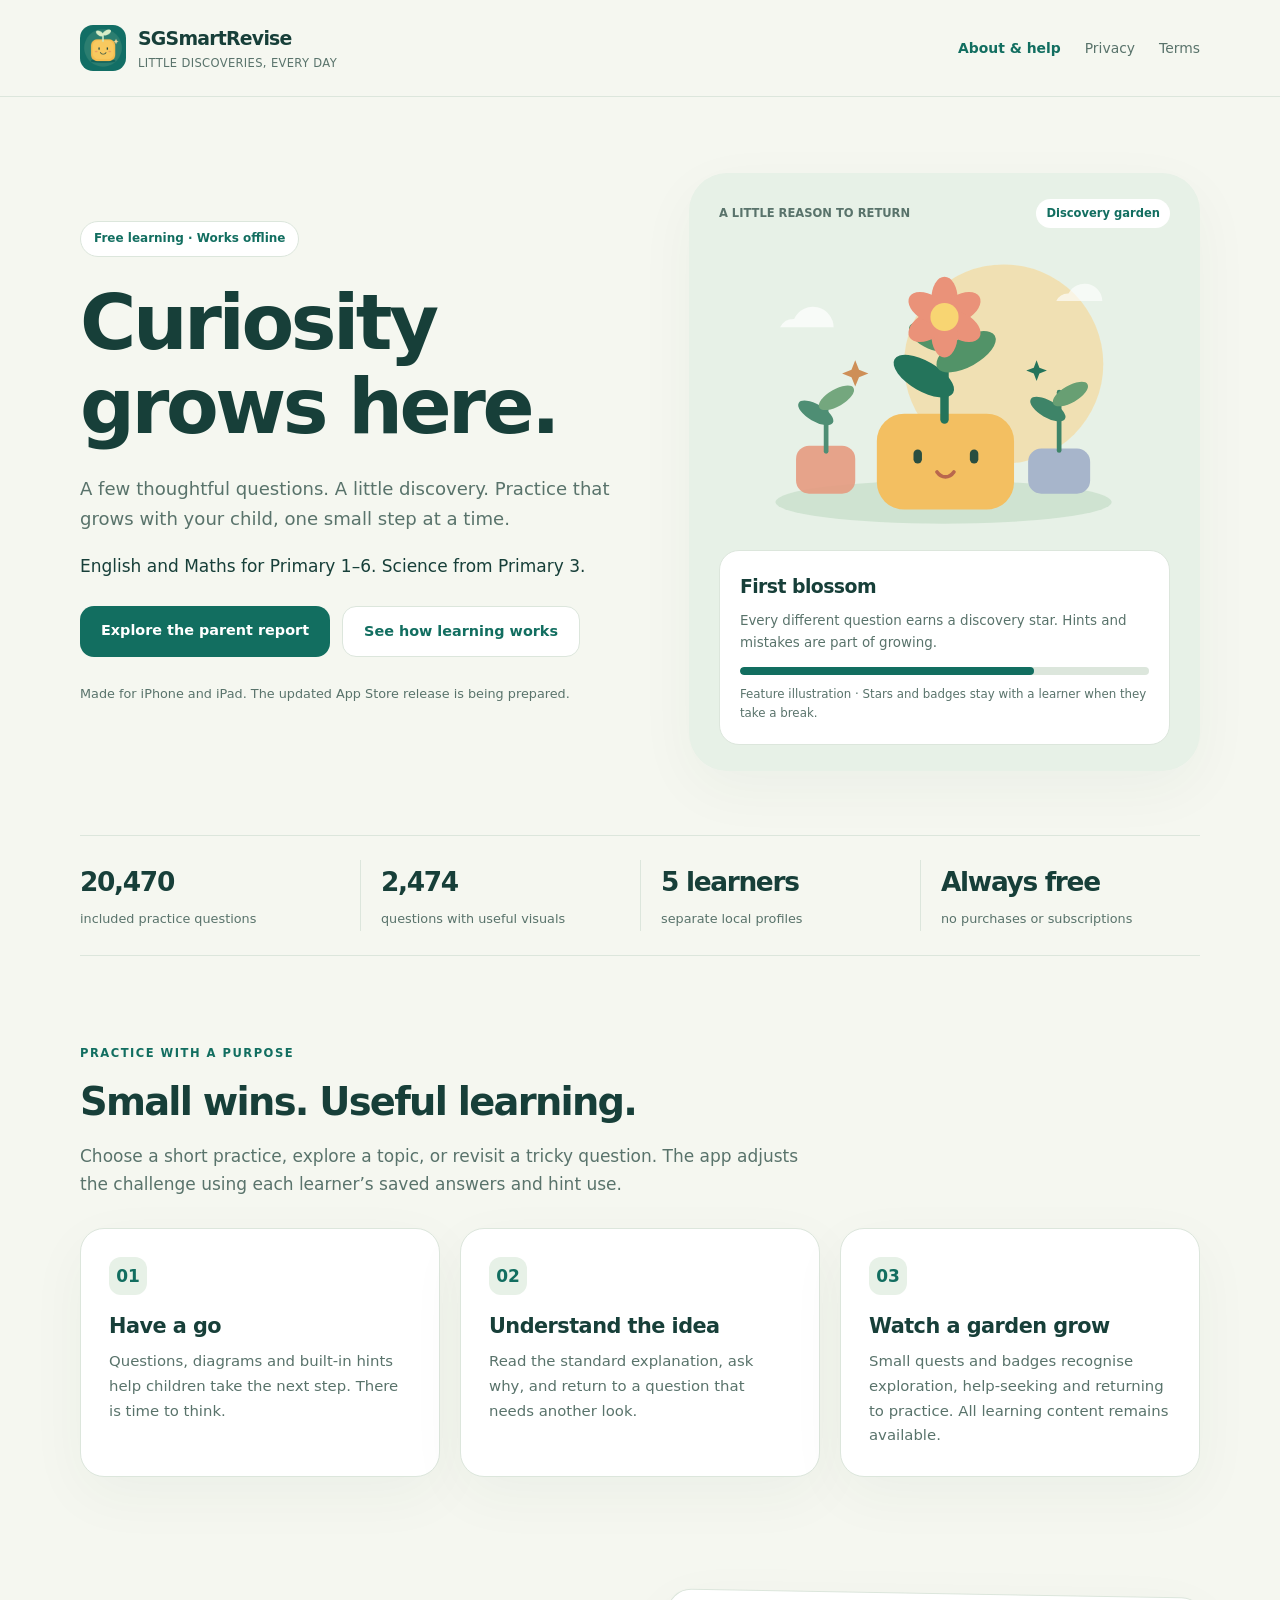
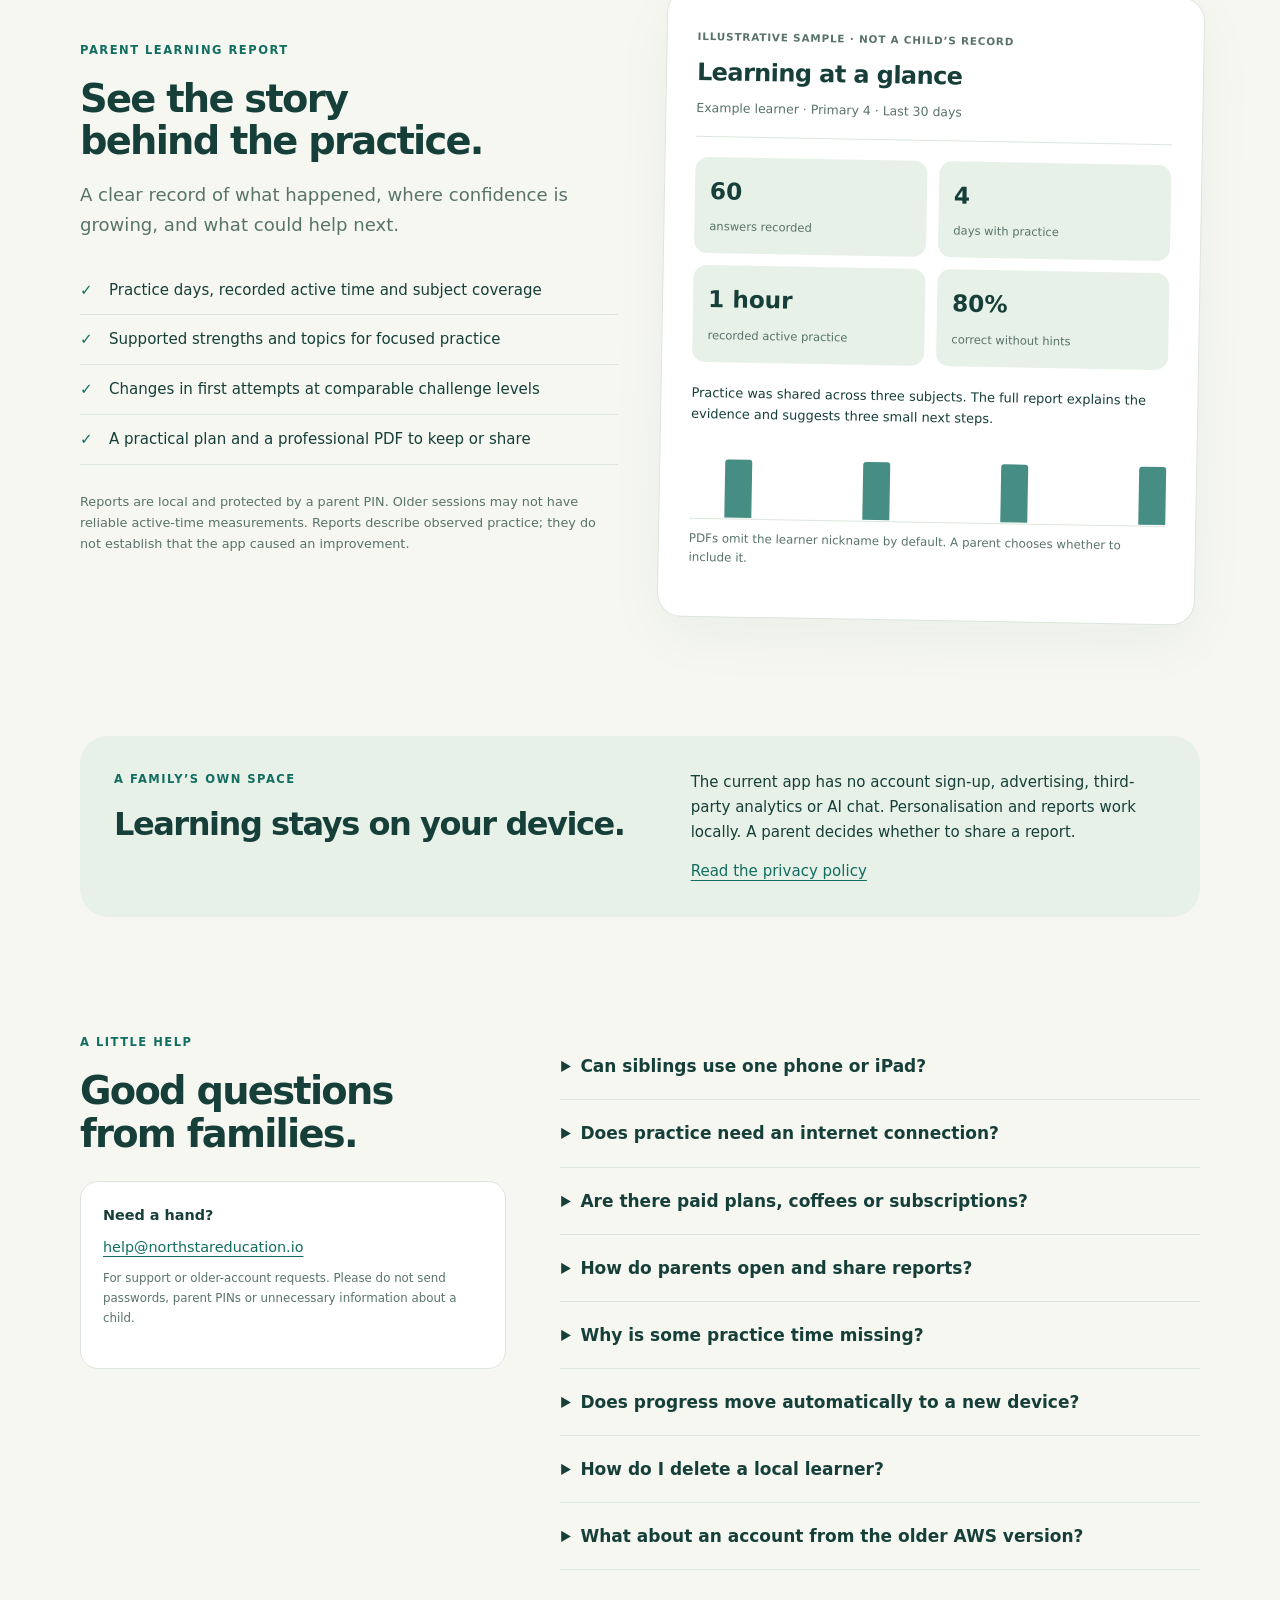
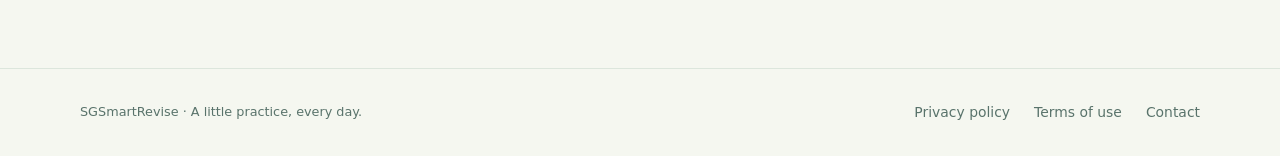
<file: index.html>
<!doctype html>
<html lang="en"><head><meta charset="utf-8"><meta name="viewport" content="width=device-width,initial-scale=1"><title>Curiosity grows here · SGSmartRevise</title><meta name="description" content="Free offline primary practice, discovery gardens and clear Parent Learning Reports for families."><link rel="stylesheet" href="styles.css"></head>
<body><a class="skip" href="#main">Skip to content</a><header class="site-header"><div class="wrap header-inner"><a class="brand" href="index.html"><img src="assets/app-icon.png" alt="" width="46" height="46"><span>SGSmartRevise<small>LITTLE DISCOVERIES, EVERY DAY</small></span></a><nav aria-label="Main"><a href="index.html" aria-current="page">About & help</a><a href="privacy.html">Privacy</a><a href="terms.html">Terms</a></nav></div></header>
<main id="main" class="wrap">
<section class="hero"><div><div class="pill">Free learning · Works offline</div><h1>Curiosity<br>grows here.</h1><p class="intro">A few thoughtful questions. A little discovery. Practice that grows with your child, one small step at a time.</p><p>English and Maths for Primary 1–6. Science from Primary 3.</p><div class="actions"><a class="button" href="#parents">Explore the parent report</a><a class="button secondary" href="#learning">See how learning works</a></div><p class="caption">Made for iPhone and iPad. The updated App Store release is being prepared.</p></div>
<div class="hero-art"><div class="art-tag"><span>A LITTLE REASON TO RETURN</span><span>Discovery garden</span></div><img src="assets/garden.svg" alt="A smiling golden pot surrounded by growing flowers" width="480" height="330"><div class="garden-card"><strong>First blossom</strong><p>Every different question earns a discovery star. Hints and mistakes are part of growing.</p><div class="meter" aria-hidden="true"><span style="width:72%"></span></div><div class="fine">Feature illustration · Stars and badges stay with a learner when they take a break.</div></div></div></section>
<div class="facts" aria-label="App features"><div class="fact"><strong>20,470</strong><span>included practice questions</span></div><div class="fact"><strong>2,474</strong><span>questions with useful visuals</span></div><div class="fact"><strong>5 learners</strong><span>separate local profiles</span></div><div class="fact"><strong>Always free</strong><span>no purchases or subscriptions</span></div></div>
<section class="section" id="learning"><div class="section-head"><div class="eyebrow">PRACTICE WITH A PURPOSE</div><h2>Small wins. Useful learning.</h2><p>Choose a short practice, explore a topic, or revisit a tricky question. The app adjusts the challenge using each learner’s saved answers and hint use.</p></div><div class="cards"><article class="card"><span class="number">01</span><h3>Have a go</h3><p>Questions, diagrams and built-in hints help children take the next step. There is time to think.</p></article><article class="card"><span class="number">02</span><h3>Understand the idea</h3><p>Read the standard explanation, ask why, and return to a question that needs another look.</p></article><article class="card"><span class="number">03</span><h3>Watch a garden grow</h3><p>Small quests and badges recognise exploration, help-seeking and returning to practice. All learning content remains available.</p></article></div></section>
<section class="section parent-grid" id="parents"><div><div class="eyebrow">PARENT LEARNING REPORT</div><h2>See the story<br>behind the practice.</h2><p class="intro">A clear record of what happened, where confidence is growing, and what could help next.</p><ul class="ticks"><li>Practice days, recorded active time and subject coverage</li><li>Supported strengths and topics for focused practice</li><li>Changes in first attempts at comparable challenge levels</li><li>A practical plan and a professional PDF to keep or share</li></ul><p class="caption">Reports are local and protected by a parent PIN. Older sessions may not have reliable active-time measurements. Reports describe observed practice; they do not establish that the app caused an improvement.</p></div>
<aside class="report-paper" aria-label="Illustrative parent report"><span class="sample">ILLUSTRATIVE SAMPLE · NOT A CHILD’S RECORD</span><div class="report-top"><h3>Learning at a glance</h3><p>Example learner · Primary 4 · Last 30 days</p></div><div class="report-metrics"><div><strong>60</strong><span>answers recorded</span></div><div><strong>4</strong><span>days with practice</span></div><div><strong>1 hour</strong><span>recorded active practice</span></div><div><strong>80%</strong><span>correct without hints</span></div></div><p class="report-note">Practice was shared across three subjects. The full report explains the evidence and suggests three small next steps.</p><div class="mini-bars" aria-hidden="true"><i style="height:0"></i><i style="height:80%"></i><i style="height:0"></i><i style="height:0"></i><i style="height:0"></i><i style="height:80%"></i><i style="height:0"></i><i style="height:0"></i><i style="height:0"></i><i style="height:80%"></i><i style="height:0"></i><i style="height:0"></i><i style="height:0"></i><i style="height:80%"></i></div><p class="fine">PDFs omit the learner nickname by default. A parent chooses whether to include it.</p></aside></section>
<section class="section"><div class="privacy-strip"><div><div class="eyebrow">A FAMILY’S OWN SPACE</div><h2>Learning stays on your device.</h2></div><div><p>The current app has no account sign-up, advertising, third-party analytics or AI chat. Personalisation and reports work locally. A parent decides whether to share a report.</p><p style="margin-top:14px"><a href="privacy.html">Read the privacy policy</a></p></div></div></section>
<section class="section help-grid" id="help"><div><div class="eyebrow">A LITTLE HELP</div><h2>Good questions<br>from families.</h2><div class="contact"><strong>Need a hand?</strong><a href="mailto:help@northstareducation.io">help@northstareducation.io</a><p class="fine">For support or older-account requests. Please do not send passwords, parent PINs or unnecessary information about a child.</p></div></div><div>
<details><summary>Can siblings use one phone or iPad?</summary><p>Yes. Create up to five local learner profiles. Each profile has its own answers, practice history, garden and recommendations. Parents can select the learner when viewing a report.</p></details>
<details><summary>Does practice need an internet connection?</summary><p>No. The questions, diagrams, hints, explanations, learning recommendations and report calculations are included in the app. The current release does not make AI requests.</p></details>
<details><summary>Are there paid plans, coffees or subscriptions?</summary><p>No. The current app contains no purchases, donations, paid plans or subscriptions. Learning features are free.</p></details>
<details><summary>How do parents open and share reports?</summary><p>Open Progress → Parent Learning Report near the top, or You → For parents → Parent Learning Report. A grown-up verifies the device using Face ID, Touch ID or its passcode, then chooses a six-digit parent PIN. A device passcode is needed for setup and recovery. PDF sharing is optional.</p></details>
<details><summary>Why is some practice time missing?</summary><p>Older versions did not reliably separate time in practice from time away from the app. New reports use recorded intervals when the practice screen is visible and the app is active. They can include idle moments on that screen.</p></details>
<details><summary>Does progress move automatically to a new device?</summary><p>There is no app-managed cloud sync. Data stays on the device and may be included in its backups, depending on device settings. A PDF is a readable report; it cannot restore learning records into the app.</p></details>
<details><summary>How do I delete a local learner?</summary><p>Select the learner in You, choose Edit learner, and confirm “Delete this learner and their progress.” Other learner profiles remain. Earlier device backups are managed through device settings.</p></details>
<details><summary>What about an account from the older AWS version?</summary><p>Earlier account-based test versions used AWS, including Cognito. Deleting a current local learner does not delete those older accounts or online records. Email <a href="mailto:help@northstareducation.io">help@northstareducation.io</a> for an access or deletion request. See the legacy-account section of the privacy policy.</p></details>
</div></section></main>
<footer class="site-footer"><div class="wrap footer-inner"><p>SGSmartRevise · A little practice, every day.</p><nav aria-label="Footer"><a href="privacy.html">Privacy policy</a><a href="terms.html">Terms of use</a><a href="mailto:help@northstareducation.io">Contact</a></nav></div></footer></body></html>
</file>
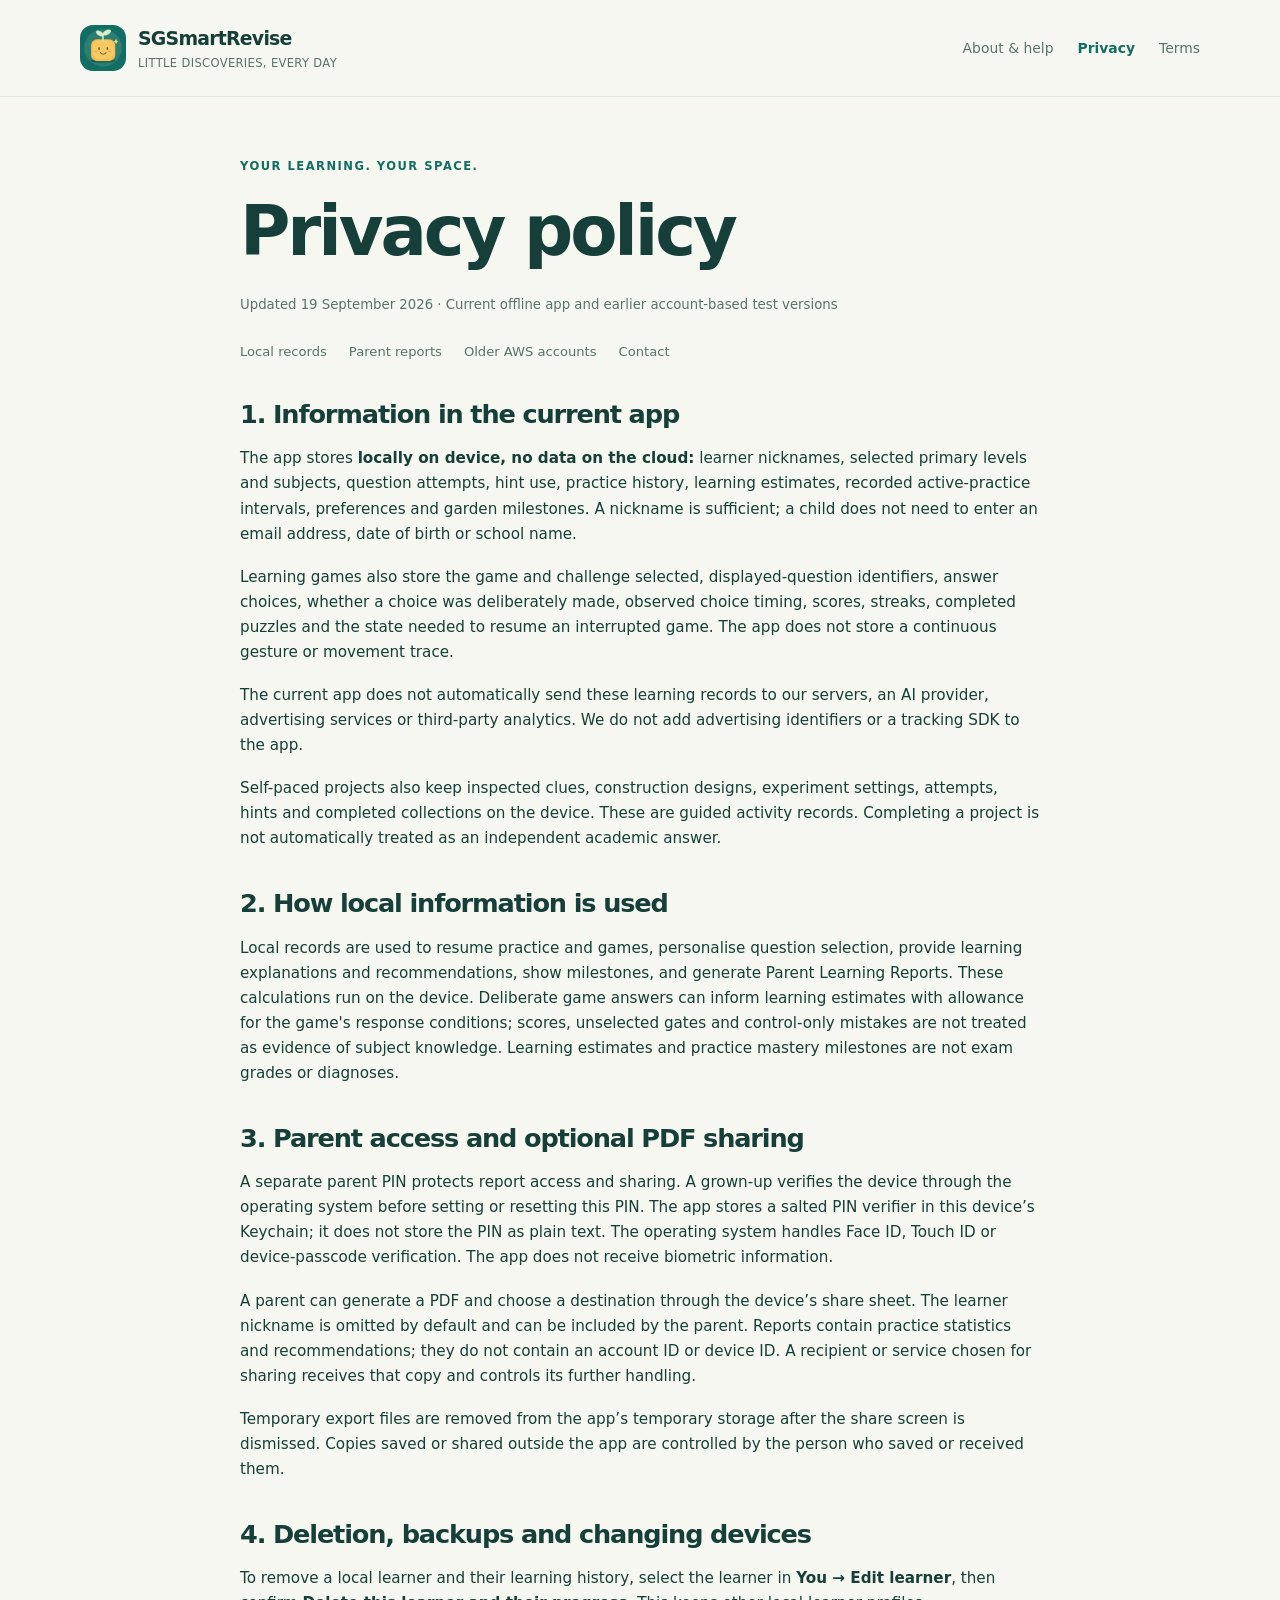
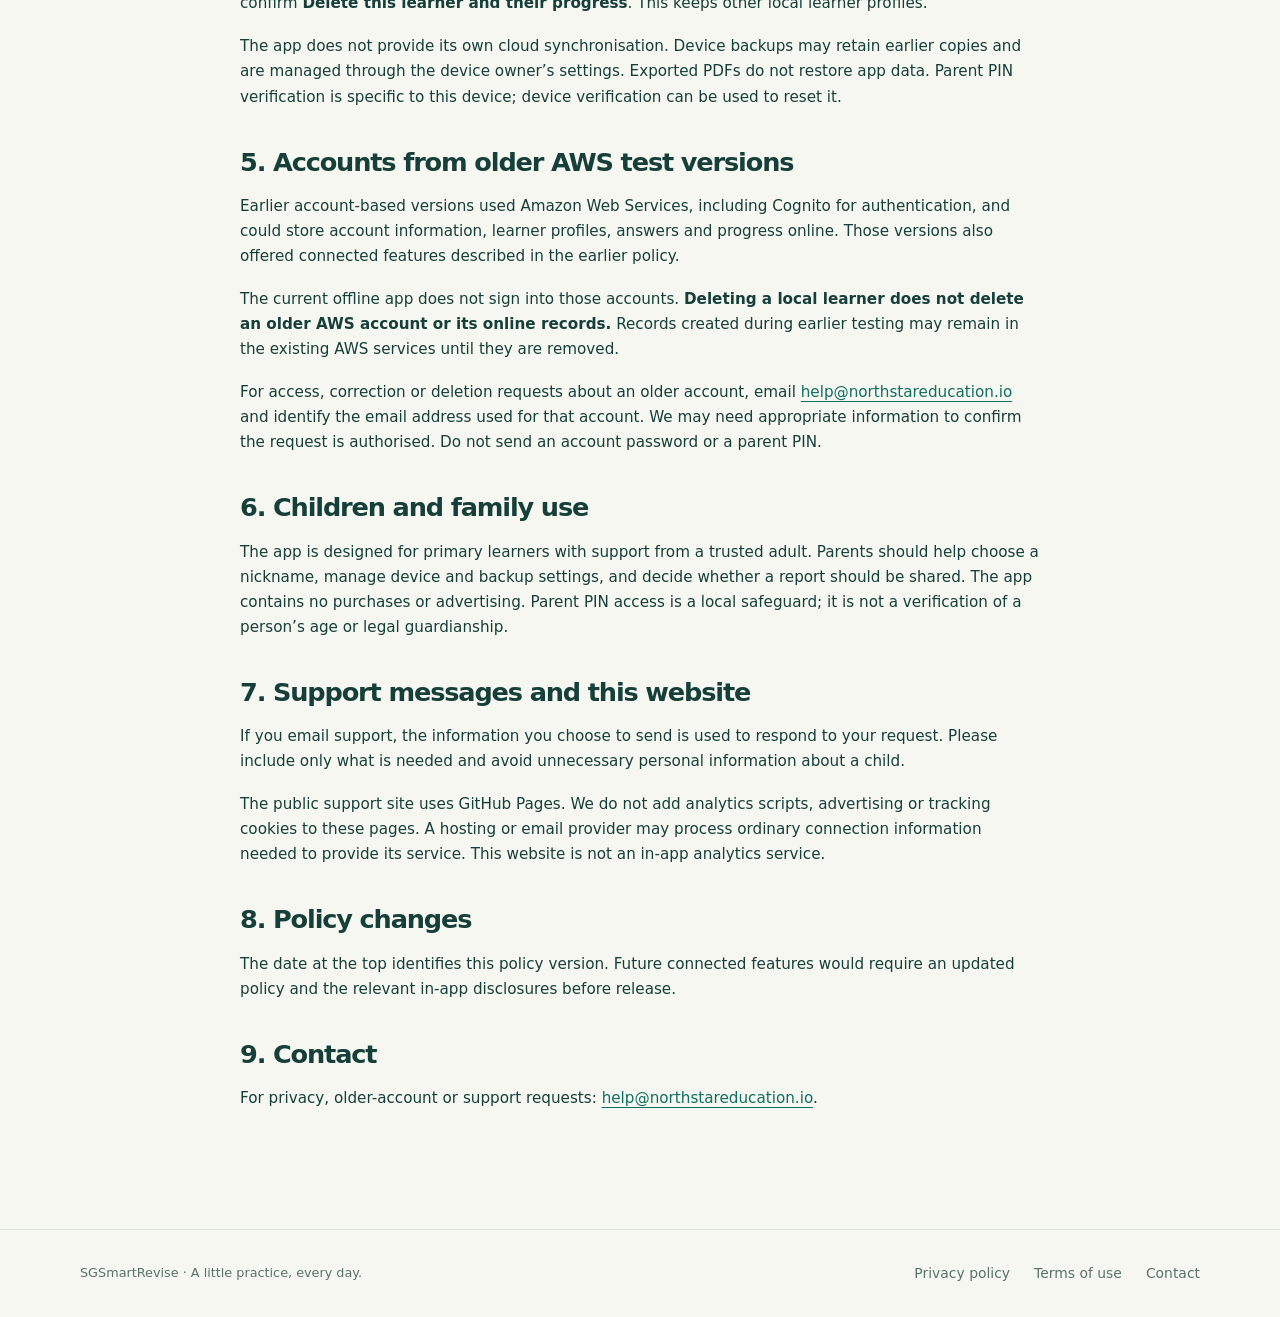
<file: privacy.html>
<!doctype html>
<html lang="en"><head><meta charset="utf-8"><meta name="viewport" content="width=device-width,initial-scale=1"><title>Privacy policy · SGSmartRevise</title><meta name="description" content="Free offline primary practice, discovery gardens and clear Parent Learning Reports for families."><link rel="stylesheet" href="styles.css"></head>
<body><a class="skip" href="#main">Skip to content</a><header class="site-header"><div class="wrap header-inner"><a class="brand" href="index.html"><img src="assets/app-icon.png" alt="" width="46" height="46"><span>SGSmartRevise<small>LITTLE DISCOVERIES, EVERY DAY</small></span></a><nav aria-label="Main"><a href="index.html">About & help</a><a href="privacy.html" aria-current="page">Privacy</a><a href="terms.html">Terms</a></nav></div></header>
<main id="main" class="wrap legal">
<div class="eyebrow">YOUR LEARNING. YOUR SPACE.</div><h1>Privacy policy</h1><p class="updated">Updated 19 September 2026 · Current offline app and earlier account-based test versions</p>
<nav class="toc" aria-label="Policy sections"><a href="#local">Local records</a><a href="#reports">Parent reports</a><a href="#legacy">Older AWS accounts</a><a href="#contact">Contact</a></nav>
<h2 id="local">1. Information in the current app</h2><p>The app stores <strong>locally on device, no data on the cloud:</strong> learner nicknames, selected primary levels and subjects, question attempts, hint use, practice history, learning estimates, recorded active-practice intervals, preferences and garden milestones. A nickname is sufficient; a child does not need to enter an email address, date of birth or school name.</p><p>Learning games also store the game and challenge selected, displayed-question identifiers, answer choices, whether a choice was deliberately made, observed choice timing, scores, streaks, completed puzzles and the state needed to resume an interrupted game. The app does not store a continuous gesture or movement trace.</p><p>The current app does not automatically send these learning records to our servers, an AI provider, advertising services or third-party analytics. We do not add advertising identifiers or a tracking SDK to the app.</p>
<p>Self-paced projects also keep inspected clues, construction designs, experiment settings, attempts, hints and completed collections on the device. These are guided activity records. Completing a project is not automatically treated as an independent academic answer.</p>
<h2>2. How local information is used</h2><p>Local records are used to resume practice and games, personalise question selection, provide learning explanations and recommendations, show milestones, and generate Parent Learning Reports. These calculations run on the device. Deliberate game answers can inform learning estimates with allowance for the game's response conditions; scores, unselected gates and control-only mistakes are not treated as evidence of subject knowledge. Learning estimates and practice mastery milestones are not exam grades or diagnoses.</p>
<h2 id="reports">3. Parent access and optional PDF sharing</h2><p>A separate parent PIN protects report access and sharing. A grown-up verifies the device through the operating system before setting or resetting this PIN. The app stores a salted PIN verifier in this device’s Keychain; it does not store the PIN as plain text. The operating system handles Face ID, Touch ID or device-passcode verification. The app does not receive biometric information.</p><p>A parent can generate a PDF and choose a destination through the device’s share sheet. The learner nickname is omitted by default and can be included by the parent. Reports contain practice statistics and recommendations; they do not contain an account ID or device ID. A recipient or service chosen for sharing receives that copy and controls its further handling.</p><p>Temporary export files are removed from the app’s temporary storage after the share screen is dismissed. Copies saved or shared outside the app are controlled by the person who saved or received them.</p>
<h2>4. Deletion, backups and changing devices</h2><p>To remove a local learner and their learning history, select the learner in <strong>You → Edit learner</strong>, then confirm <strong>Delete this learner and their progress</strong>. This keeps other local learner profiles.</p><p>The app does not provide its own cloud synchronisation. Device backups may retain earlier copies and are managed through the device owner’s settings. Exported PDFs do not restore app data. Parent PIN verification is specific to this device; device verification can be used to reset it.</p>
<h2 id="legacy">5. Accounts from older AWS test versions</h2><p>Earlier account-based versions used Amazon Web Services, including Cognito for authentication, and could store account information, learner profiles, answers and progress online. Those versions also offered connected features described in the earlier policy.</p><p>The current offline app does not sign into those accounts. <strong>Deleting a local learner does not delete an older AWS account or its online records.</strong> Records created during earlier testing may remain in the existing AWS services until they are removed.</p><p>For access, correction or deletion requests about an older account, email <a href="mailto:help@northstareducation.io">help@northstareducation.io</a> and identify the email address used for that account. We may need appropriate information to confirm the request is authorised. Do not send an account password or a parent PIN.</p>
<h2>6. Children and family use</h2><p>The app is designed for primary learners with support from a trusted adult. Parents should help choose a nickname, manage device and backup settings, and decide whether a report should be shared. The app contains no purchases or advertising. Parent PIN access is a local safeguard; it is not a verification of a person’s age or legal guardianship.</p>
<h2>7. Support messages and this website</h2><p>If you email support, the information you choose to send is used to respond to your request. Please include only what is needed and avoid unnecessary personal information about a child.</p><p>The public support site uses GitHub Pages. We do not add analytics scripts, advertising or tracking cookies to these pages. A hosting or email provider may process ordinary connection information needed to provide its service. This website is not an in-app analytics service.</p>
<h2>8. Policy changes</h2><p>The date at the top identifies this policy version. Future connected features would require an updated policy and the relevant in-app disclosures before release.</p>
<h2 id="contact">9. Contact</h2><p>For privacy, older-account or support requests: <a href="mailto:help@northstareducation.io">help@northstareducation.io</a>.</p></main>
<footer class="site-footer"><div class="wrap footer-inner"><p>SGSmartRevise · A little practice, every day.</p><nav aria-label="Footer"><a href="privacy.html">Privacy policy</a><a href="terms.html">Terms of use</a><a href="mailto:help@northstareducation.io">Contact</a></nav></div></footer></body></html>
</file>
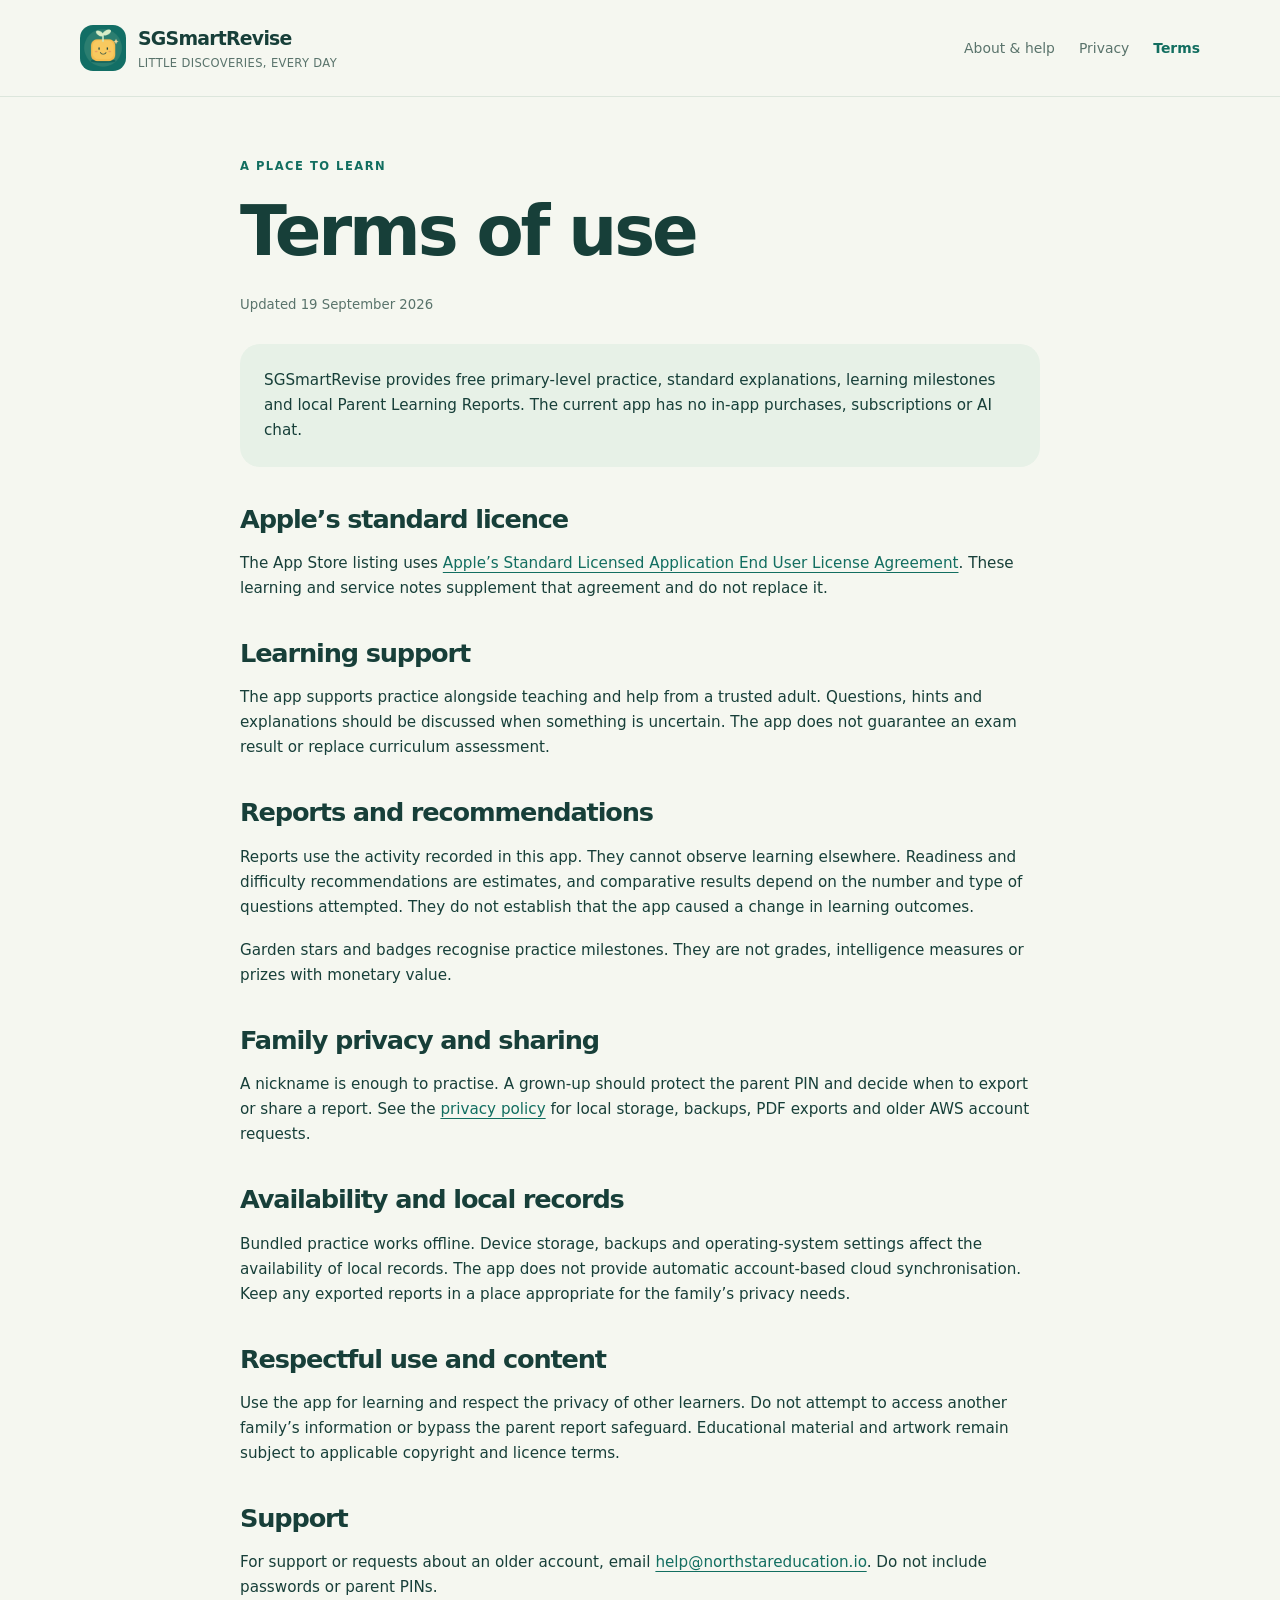
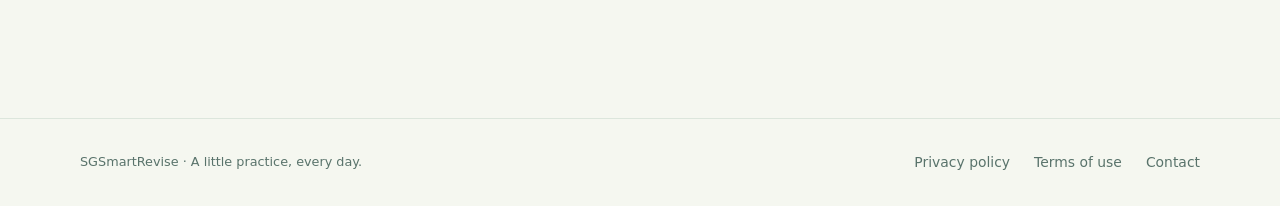
<file: terms.html>
<!doctype html>
<html lang="en"><head><meta charset="utf-8"><meta name="viewport" content="width=device-width,initial-scale=1"><title>Terms of use · SGSmartRevise</title><meta name="description" content="Free offline primary practice, discovery gardens and clear Parent Learning Reports for families."><link rel="stylesheet" href="styles.css"></head>
<body><a class="skip" href="#main">Skip to content</a><header class="site-header"><div class="wrap header-inner"><a class="brand" href="index.html"><img src="assets/app-icon.png" alt="" width="46" height="46"><span>SGSmartRevise<small>LITTLE DISCOVERIES, EVERY DAY</small></span></a><nav aria-label="Main"><a href="index.html">About & help</a><a href="privacy.html">Privacy</a><a href="terms.html" aria-current="page">Terms</a></nav></div></header>
<main id="main" class="wrap legal">
<div class="eyebrow">A PLACE TO LEARN</div><h1>Terms of use</h1><p class="updated">Updated 19 September 2026</p><div class="notice"><p>SGSmartRevise provides free primary-level practice, standard explanations, learning milestones and local Parent Learning Reports. The current app has no in-app purchases, subscriptions or AI chat.</p></div>
<h2>Apple’s standard licence</h2><p>The App Store listing uses <a href="https://www.apple.com/legal/internet-services/itunes/dev/stdeula/">Apple’s Standard Licensed Application End User License Agreement</a>. These learning and service notes supplement that agreement and do not replace it.</p>
<h2>Learning support</h2><p>The app supports practice alongside teaching and help from a trusted adult. Questions, hints and explanations should be discussed when something is uncertain. The app does not guarantee an exam result or replace curriculum assessment.</p>
<h2>Reports and recommendations</h2><p>Reports use the activity recorded in this app. They cannot observe learning elsewhere. Readiness and difficulty recommendations are estimates, and comparative results depend on the number and type of questions attempted. They do not establish that the app caused a change in learning outcomes.</p><p>Garden stars and badges recognise practice milestones. They are not grades, intelligence measures or prizes with monetary value.</p>
<h2>Family privacy and sharing</h2><p>A nickname is enough to practise. A grown-up should protect the parent PIN and decide when to export or share a report. See the <a href="privacy.html">privacy policy</a> for local storage, backups, PDF exports and older AWS account requests.</p>
<h2>Availability and local records</h2><p>Bundled practice works offline. Device storage, backups and operating-system settings affect the availability of local records. The app does not provide automatic account-based cloud synchronisation. Keep any exported reports in a place appropriate for the family’s privacy needs.</p>
<h2>Respectful use and content</h2><p>Use the app for learning and respect the privacy of other learners. Do not attempt to access another family’s information or bypass the parent report safeguard. Educational material and artwork remain subject to applicable copyright and licence terms.</p>
<h2>Support</h2><p>For support or requests about an older account, email <a href="mailto:help@northstareducation.io">help@northstareducation.io</a>. Do not include passwords or parent PINs.</p></main>
<footer class="site-footer"><div class="wrap footer-inner"><p>SGSmartRevise · A little practice, every day.</p><nav aria-label="Footer"><a href="privacy.html">Privacy policy</a><a href="terms.html">Terms of use</a><a href="mailto:help@northstareducation.io">Contact</a></nav></div></footer></body></html>
</file>
<file: styles.css>
:root{color-scheme:light dark;--paper:#f5f7f0;--card:#fff;--ink:#173f39;--muted:#59736b;--green:#126e60;--line:#dce6dc;--mint:#e7f1e7;--gold:#f6c465;--rose:#e99a80;--button:#126e60;--shadow:0 18px 60px #173f390b}
*{box-sizing:border-box}html{scroll-behavior:smooth;scroll-padding-top:100px}body{margin:0;background:var(--paper);color:var(--ink);font:17px/1.65 system-ui,-apple-system,BlinkMacSystemFont,"Segoe UI",sans-serif}a{color:var(--green);text-underline-offset:4px}a:hover{text-decoration-thickness:2px}a:focus-visible,summary:focus-visible{outline:3px solid var(--rose);outline-offset:5px;border-radius:4px}img,svg{max-width:100%;height:auto}h1,h2,h3,p{margin-top:0}h1,h2,h3{line-height:1.1;letter-spacing:-.045em}h1{font-size:clamp(2.7rem,6vw,5.4rem);font-weight:750;margin-bottom:24px}h2{font-size:clamp(1.9rem,3vw,3.1rem);margin-bottom:18px}h3{font-size:1.3rem;letter-spacing:-.025em;margin-bottom:12px}p{margin-bottom:18px}.wrap{width:min(1120px,calc(100% - 48px));margin:auto}.skip{position:absolute;left:12px;top:-70px;background:var(--card);padding:12px;z-index:4}.skip:focus{top:12px}.site-header{border-bottom:1px solid var(--line)}.header-inner{min-height:96px;display:flex;align-items:center;justify-content:space-between;gap:24px}.brand{display:flex;align-items:center;gap:12px;text-decoration:none;color:var(--ink);font-size:1.18rem;font-weight:750;letter-spacing:-.04em}.brand img{width:46px;border-radius:13px}.brand small{display:block;font-size:.72rem;font-weight:500;letter-spacing:.03em;color:var(--muted)}nav{display:flex;gap:24px;align-items:center;flex-wrap:wrap;font-size:.87rem}nav a{color:var(--muted);text-decoration:none}nav a[aria-current=page]{color:var(--green);font-weight:700}.hero{display:grid;grid-template-columns:1.05fr .95fr;gap:44px;align-items:center;padding:76px 0 64px}.eyebrow{font-size:.72rem;font-weight:750;letter-spacing:.13em;text-transform:uppercase;color:var(--green);margin-bottom:18px}.pill{display:inline-block;border:1px solid var(--line);background:var(--card);border-radius:30px;padding:7px 13px;font-size:.75rem;font-weight:650;color:var(--green);margin-bottom:24px}.intro{font-size:1.13rem;color:var(--muted);max-width:570px}.actions{display:flex;gap:12px;flex-wrap:wrap;margin:26px 0}.button{display:inline-block;padding:13px 21px;border-radius:14px;text-decoration:none;font-weight:700;font-size:.9rem;background:var(--button);color:#fff}.button.secondary{background:var(--card);border:1px solid var(--line);color:var(--green)}.caption{color:var(--muted);font-size:.8rem}.hero-art{background:var(--mint);border-radius:38px;padding:26px 30px;box-shadow:var(--shadow)}.art-tag{display:flex;align-items:center;justify-content:space-between;gap:8px;font-size:.72rem;color:var(--muted);font-weight:650}.art-tag span:last-child{background:var(--card);border-radius:20px;padding:5px 10px;color:var(--green)}.hero-art img{display:block;width:100%;margin:12px auto 0}.garden-card{background:var(--card);border-radius:20px;padding:20px;border:1px solid var(--line)}.garden-card strong{font-size:1.18rem;letter-spacing:-.03em}.garden-card p{font-size:.84rem;color:var(--muted);margin:8px 0 12px}.meter{height:8px;background:var(--line);border-radius:8px;overflow:hidden}.meter span{display:block;height:100%;background:var(--green);border-radius:8px}.fine{font-size:.74rem;color:var(--muted);margin-top:10px}.facts{display:grid;grid-template-columns:repeat(4,1fr);border-block:1px solid var(--line);padding:24px 0;margin-bottom:30px}.fact{padding:0 20px;border-left:1px solid var(--line)}.fact:first-child{padding-left:0;border-left:0}.fact strong{font-size:1.65rem;letter-spacing:-.05em;display:block}.fact span{font-size:.8rem;color:var(--muted)}.section{padding:58px 0}.section-head{max-width:720px;margin-bottom:30px}.section-head p{color:var(--muted)}.cards{display:grid;grid-template-columns:repeat(3,1fr);gap:20px}.card{padding:28px;border:1px solid var(--line);border-radius:24px;background:var(--card);box-shadow:var(--shadow)}.card p{font-size:.93rem;color:var(--muted);margin-bottom:0}.number{display:inline-grid;place-items:center;width:38px;height:38px;border-radius:12px;background:var(--mint);color:var(--green);font-weight:750;margin-bottom:20px}.parent-grid{display:grid;grid-template-columns:1fr 1fr;gap:44px;align-items:center}.ticks{list-style:none;padding:0;margin:26px 0}.ticks li{padding:12px 0 12px 29px;position:relative;border-bottom:1px solid var(--line);font-size:.94rem}.ticks li:before{content:"✓";position:absolute;left:0;color:var(--green);font-weight:800}.report-paper{background:var(--card);padding:30px;border-radius:24px;border:1px solid var(--line);box-shadow:var(--shadow);transform:rotate(1deg)}.report-paper h3{font-size:1.5rem}.report-top{border-bottom:1px solid var(--line);padding-bottom:18px;margin-bottom:20px}.report-top p{font-size:.78rem;color:var(--muted);margin-bottom:0}.report-metrics{display:grid;grid-template-columns:1fr 1fr;gap:12px}.report-metrics div{border-radius:13px;background:var(--mint);padding:15px}.report-metrics strong{font-size:1.45rem;display:block}.report-metrics span{font-size:.72rem;color:var(--muted)}.report-note{font-size:.81rem;margin:20px 0}.mini-bars{display:flex;align-items:flex-end;gap:7px;height:74px;border-bottom:1px solid var(--line);padding-bottom:1px}.mini-bars i{flex:1;background:var(--green);border-radius:3px 3px 0 0;opacity:.78}.sample{display:inline-block;font-size:.65rem;font-weight:700;letter-spacing:.08em;color:var(--muted);margin-bottom:14px}.privacy-strip{background:var(--mint);border-radius:28px;padding:34px;display:grid;grid-template-columns:1.15fr 1fr;gap:30px}.privacy-strip h2{font-size:2rem}.privacy-strip p{margin-bottom:0;font-size:.94rem}.help-grid{display:grid;grid-template-columns:.8fr 1.2fr;gap:54px}.help-grid h2{max-width:350px}details{border-bottom:1px solid var(--line);padding:19px 0}summary{font-weight:650;cursor:pointer;list-style-position:outside;margin-left:20px}details p{color:var(--muted);font-size:.91rem;margin:13px 0 0 20px}.contact{margin-top:26px;padding:22px;border:1px solid var(--line);border-radius:18px;background:var(--card);font-size:.9rem}.contact strong{display:block;margin-bottom:8px}.site-footer{border-top:1px solid var(--line);padding:32px 0;margin-top:40px;font-size:.8rem;color:var(--muted)}.footer-inner{display:flex;justify-content:space-between;gap:24px;flex-wrap:wrap}.footer-inner p{margin-bottom:0}.legal{max-width:800px;padding:60px 0}.legal h1{font-size:clamp(2.8rem,6vw,4.3rem)}.legal h2{font-size:1.6rem;margin-top:38px}.legal p,.legal li{font-size:.95rem}.legal li{margin:10px 0}.legal .notice{padding:24px;background:var(--mint);border-radius:20px;margin:28px 0}.legal .notice p:last-child{margin-bottom:0}.legal .updated{color:var(--muted);font-size:.83rem}.legal a{overflow-wrap:anywhere}.toc{display:flex;flex-wrap:wrap;gap:12px 22px;font-size:.82rem;margin:25px 0}
@media(max-width:800px){.hero,.parent-grid,.help-grid,.privacy-strip{grid-template-columns:1fr}.hero{padding-top:45px;gap:28px}.hero-art{max-width:520px;margin:auto;width:100%}.cards{grid-template-columns:1fr}.header-inner{align-items:flex-start;padding:18px 0;flex-direction:column;gap:16px}.facts{grid-template-columns:1fr 1fr;gap:24px}.fact:nth-child(3){padding-left:0;border-left:0}.parent-grid{gap:24px}.report-paper{transform:none}.section{padding:38px 0}.help-grid{gap:8px}nav{gap:19px}.wrap{width:min(1120px,calc(100% - 36px))}}
@media(prefers-color-scheme:dark){:root{--paper:#112521;--card:#1a302b;--ink:#edf4e9;--muted:#b3c8bf;--green:#9bdac0;--line:#344f43;--mint:#243d32;--button:#21664f;--shadow:none}.hero-art img{filter:brightness(.92)}}
@media(prefers-reduced-motion:reduce){html{scroll-behavior:auto}}
</file>
